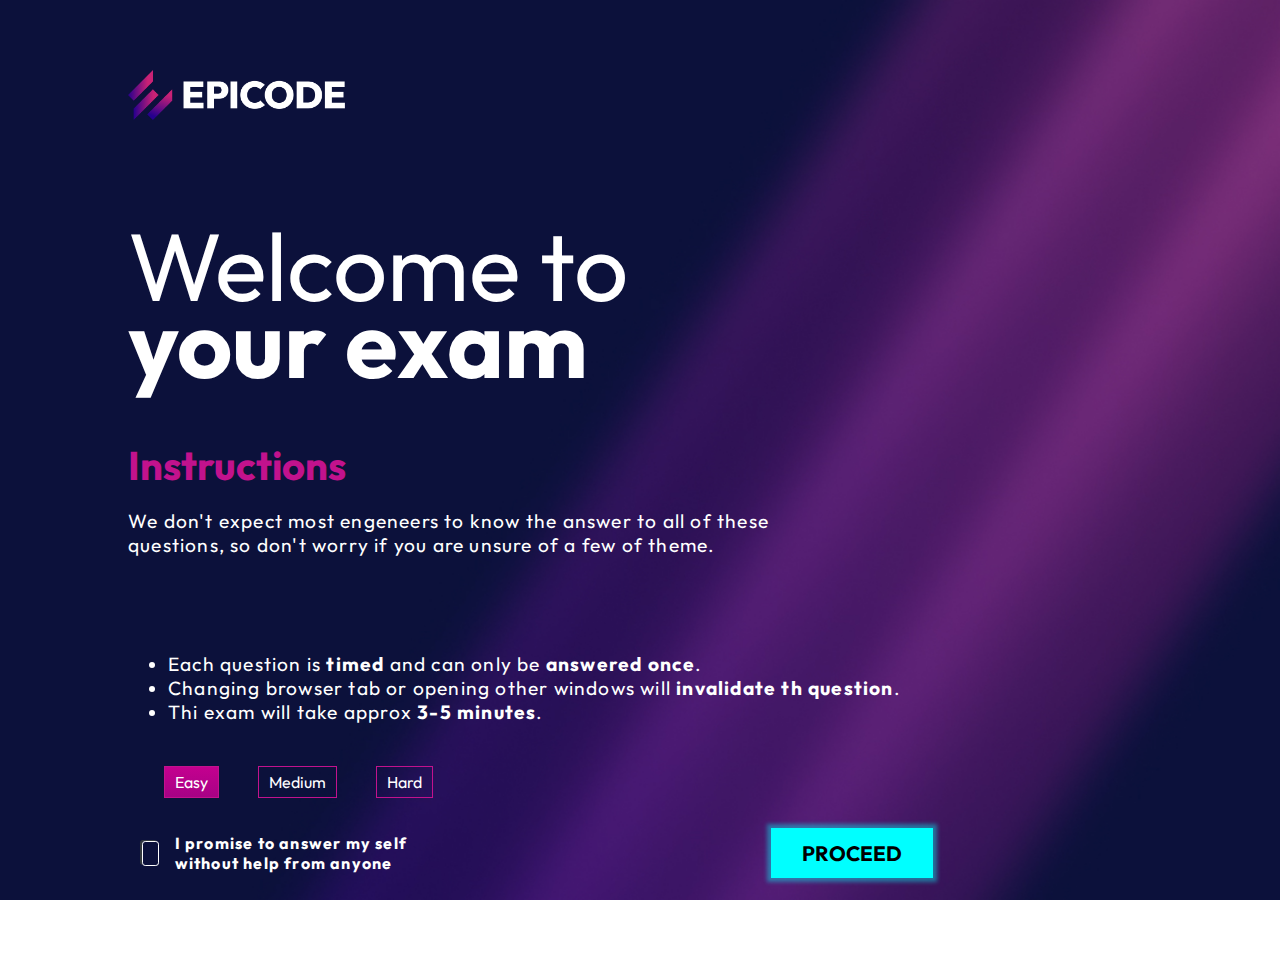
<file: index.html>
<!DOCTYPE html>
<html lang="en">

<head>

    <meta charset="UTF-8"/>
    <link rel="stylesheet" href="assets/css/main.css"></link>
    <link rel="icon" type="image/x-icon" href="assets/img/favicon.png">

</head>

<body>

    <br><br>

    <header>
        <a href="index.html"><img src="assets/img/epicode_logo.png"/></a> 
    </header>

    <main >
        
        <div id="main" class="container">

            <br><br>
            <h1>Welcome to</br><span id="spanTitle">your exam</span></h1>

            <h3>Instructions</h3>

            <p>We don't expect most engeneers to know the answer to all of these</br>questions, so don't worry if you are unsure of a few of theme.</p>

            <br>
            <br>
            <br>

            <ul>
                    <li>Each question is <span>timed</span> and can only be <span>answered once</span>.</li>
                    <li>Changing browser tab or opening other windows will <span>invalidate th question</span></span>.</li>
                    <li>Thi exam will take approx <span>3-5 minutes</span>.</li>
            </ul>

            <br>
            

            <div id="pericoloso">
                <input id="radio1" type="radio" class="difficulty" value="easy" checked="checked"></input>
                <label for="radio1" class="dLabel">Easy</label>
                <input id="radio2" type="radio" class="difficulty" value="medium" ></input>
                <label for="radio2" class="dLabel">Medium</label>
                <input id="radio3" type="radio" class="difficulty" value="hard" ></input>
                <label for="radio3" class="dLabel">Hard</label>
            </div>
            <br>
            <form>
                <fieldset id="spa">
                    <input type="checkbox" id="cb" checked="false"></input>
                    <label id="label" for="cb">I promise to answer my self without help from anyone</label>
                </br>
                    <input id="btn" type="button" value="PROCEED"></input>
                </fieldset>
            </form>
        </div>
    </main>

    <script type="text/javascript" src="assets/js/index.js"></script>
</body>

</html>
</file>
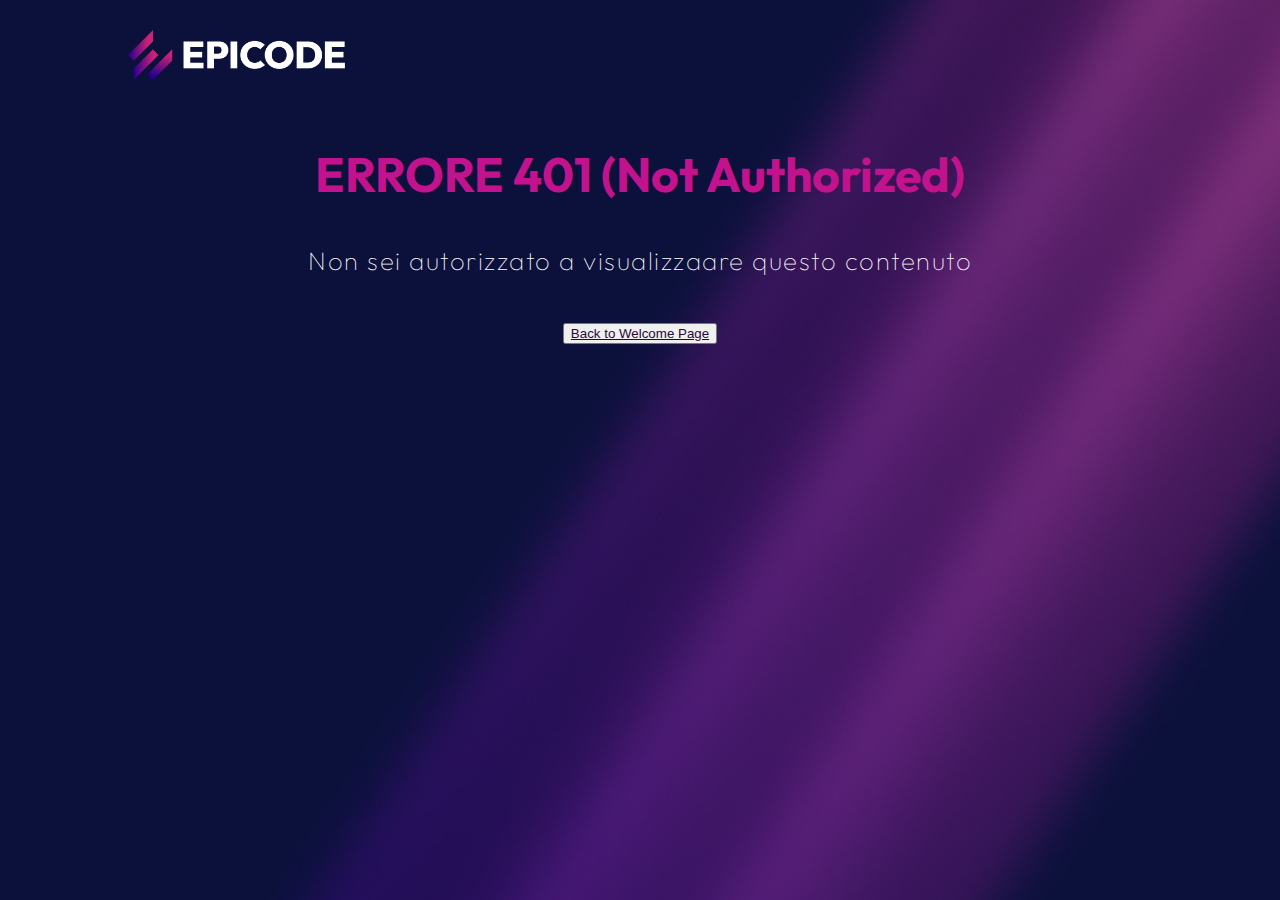
<file: errore.html>
<!DOCTYPE html>
<html lang="en">
<head>
    <meta charset="UTF-8">
    <meta http-equiv="X-UA-Compatible" content="IE=edge">
    <meta name="viewport" content="width=device-width, initial-scale=1.0">
    <title>ERRORE</title>
    <link rel="icon" type="image/x-icon" href="assets/img/favicon.png">
    <link rel="stylesheet" href="assets/css/main.css">

</head>
<body>
    <header>
        <a href="index.html"><img src="assets/img/epicode_logo.png"/></a> 
    </header>
    <br>
    <div id="back">
        <h2>ERRORE 401 (Not Authorized)</h2>

        <h4>Non sei autorizzato a visualizzaare questo contenuto</h4>

        <br>

        <button type="button" id="errore">
            <a href="index.html">Back to Welcome Page</a>
        </button> 
    </div>

</body>
</html>
</file>
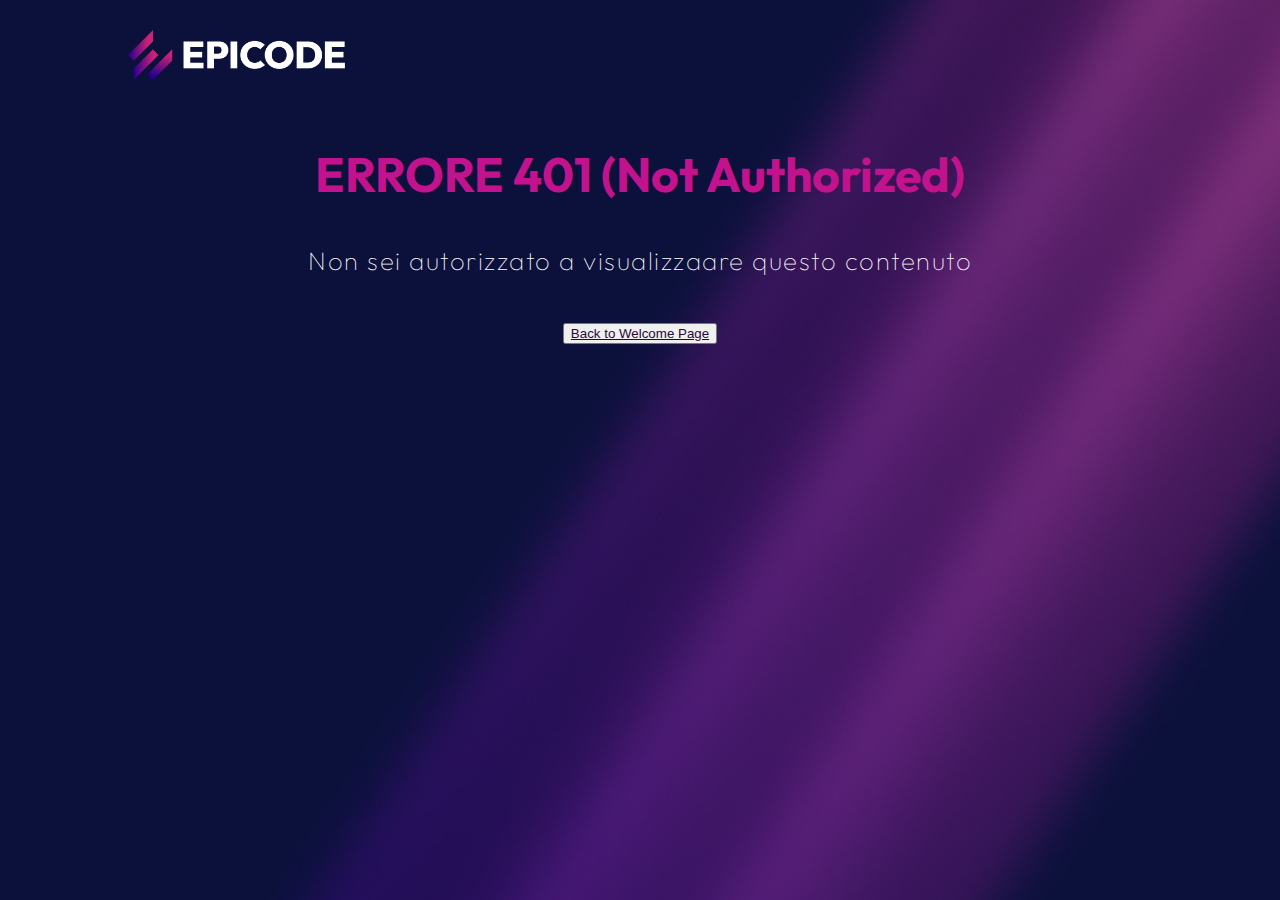
<file: feedback.html>
<!DOCTYPE html>
<html lang="it">

<head>
    <meta charset="UTF-8">
    <meta http-equiv="X-UA-Compatible" content="IE=edge">
    <meta name="viewport" content="width=device-width, initial-scale=1.0">
    <link rel="icon" type="image/x-icon" href="assets/img/favicon.png">
    <link rel="stylesheet" href="assets/css/main.css">
    <title>Feedback</title>
</head>

<body>

    <body>
        <header>
            <a href="index.html"><img src="assets/img/epicode_logo.png"/></a> 
        </header>

        <br><br>


        <div class="resFeedContainer">

            <h2 id="titoloRes">Tell us how it's going</h2>
            <p id="summaryText">From 0 to 10, how likely are you to recommend EPICODE to a friend or a colleague?</p>

            <br><br><br>

            <div id="stelline">
                <svg width="47" height="46" viewBox="0 0 47 46" fill="none" xmlns="http://www.w3.org/2000/svg">
                    <path
                        d="M22.2044 1.55551C22.6143 0.569963 24.0104 0.569964 24.4203 1.55552L29.9874 14.9402C30.1602 15.3557 30.5509 15.6396 30.9994 15.6756L45.4494 16.834C46.5134 16.9193 46.9448 18.2471 46.1341 18.9415L35.1248 28.3722C34.7831 28.6649 34.6338 29.1242 34.7382 29.5619L38.1018 43.6626C38.3494 44.7009 37.2199 45.5215 36.309 44.9651L23.9379 37.4089C23.5538 37.1743 23.0709 37.1743 22.6868 37.4089L10.3157 44.9651C9.40478 45.5215 8.27528 44.7009 8.52295 43.6626L11.8865 29.5619C11.9909 29.1242 11.8416 28.6649 11.4999 28.3722L0.490575 18.9415C-0.320069 18.2471 0.111362 16.9193 1.17535 16.834L15.6253 15.6756C16.0738 15.6396 16.4645 15.3557 16.6374 14.9402L22.2044 1.55551Z"
                        fill="#0b113b" />
                </svg>
                <svg width="47" height="46" viewBox="0 0 47 46" fill="none" xmlns="http://www.w3.org/2000/svg">
                    <path
                        d="M22.2044 1.55551C22.6143 0.569963 24.0104 0.569964 24.4203 1.55552L29.9874 14.9402C30.1602 15.3557 30.5509 15.6396 30.9994 15.6756L45.4494 16.834C46.5134 16.9193 46.9448 18.2471 46.1341 18.9415L35.1248 28.3722C34.7831 28.6649 34.6338 29.1242 34.7382 29.5619L38.1018 43.6626C38.3494 44.7009 37.2199 45.5215 36.309 44.9651L23.9379 37.4089C23.5538 37.1743 23.0709 37.1743 22.6868 37.4089L10.3157 44.9651C9.40478 45.5215 8.27528 44.7009 8.52295 43.6626L11.8865 29.5619C11.9909 29.1242 11.8416 28.6649 11.4999 28.3722L0.490575 18.9415C-0.320069 18.2471 0.111362 16.9193 1.17535 16.834L15.6253 15.6756C16.0738 15.6396 16.4645 15.3557 16.6374 14.9402L22.2044 1.55551Z"
                        fill="#0b113b" />
                </svg>
                <svg width="47" height="46" viewBox="0 0 47 46" fill="none" xmlns="http://www.w3.org/2000/svg">
                    <path
                        d="M22.2044 1.55551C22.6143 0.569963 24.0104 0.569964 24.4203 1.55552L29.9874 14.9402C30.1602 15.3557 30.5509 15.6396 30.9994 15.6756L45.4494 16.834C46.5134 16.9193 46.9448 18.2471 46.1341 18.9415L35.1248 28.3722C34.7831 28.6649 34.6338 29.1242 34.7382 29.5619L38.1018 43.6626C38.3494 44.7009 37.2199 45.5215 36.309 44.9651L23.9379 37.4089C23.5538 37.1743 23.0709 37.1743 22.6868 37.4089L10.3157 44.9651C9.40478 45.5215 8.27528 44.7009 8.52295 43.6626L11.8865 29.5619C11.9909 29.1242 11.8416 28.6649 11.4999 28.3722L0.490575 18.9415C-0.320069 18.2471 0.111362 16.9193 1.17535 16.834L15.6253 15.6756C16.0738 15.6396 16.4645 15.3557 16.6374 14.9402L22.2044 1.55551Z"
                        fill="#0b113b" />
                </svg>
                <svg width="47" height="46" viewBox="0 0 47 46" fill="none" xmlns="http://www.w3.org/2000/svg">
                    <path
                        d="M22.2044 1.55551C22.6143 0.569963 24.0104 0.569964 24.4203 1.55552L29.9874 14.9402C30.1602 15.3557 30.5509 15.6396 30.9994 15.6756L45.4494 16.834C46.5134 16.9193 46.9448 18.2471 46.1341 18.9415L35.1248 28.3722C34.7831 28.6649 34.6338 29.1242 34.7382 29.5619L38.1018 43.6626C38.3494 44.7009 37.2199 45.5215 36.309 44.9651L23.9379 37.4089C23.5538 37.1743 23.0709 37.1743 22.6868 37.4089L10.3157 44.9651C9.40478 45.5215 8.27528 44.7009 8.52295 43.6626L11.8865 29.5619C11.9909 29.1242 11.8416 28.6649 11.4999 28.3722L0.490575 18.9415C-0.320069 18.2471 0.111362 16.9193 1.17535 16.834L15.6253 15.6756C16.0738 15.6396 16.4645 15.3557 16.6374 14.9402L22.2044 1.55551Z"
                        fill="#0b113b" />
                </svg>
                <svg width="47" height="46" viewBox="0 0 47 46" fill="none" xmlns="http://www.w3.org/2000/svg">
                    <path
                        d="M22.2044 1.55551C22.6143 0.569963 24.0104 0.569964 24.4203 1.55552L29.9874 14.9402C30.1602 15.3557 30.5509 15.6396 30.9994 15.6756L45.4494 16.834C46.5134 16.9193 46.9448 18.2471 46.1341 18.9415L35.1248 28.3722C34.7831 28.6649 34.6338 29.1242 34.7382 29.5619L38.1018 43.6626C38.3494 44.7009 37.2199 45.5215 36.309 44.9651L23.9379 37.4089C23.5538 37.1743 23.0709 37.1743 22.6868 37.4089L10.3157 44.9651C9.40478 45.5215 8.27528 44.7009 8.52295 43.6626L11.8865 29.5619C11.9909 29.1242 11.8416 28.6649 11.4999 28.3722L0.490575 18.9415C-0.320069 18.2471 0.111362 16.9193 1.17535 16.834L15.6253 15.6756C16.0738 15.6396 16.4645 15.3557 16.6374 14.9402L22.2044 1.55551Z"
                        fill="#0b113b" />
                </svg>
                <svg width="47" height="46" viewBox="0 0 47 46" fill="none" xmlns="http://www.w3.org/2000/svg">
                    <path
                        d="M22.2044 1.55551C22.6143 0.569963 24.0104 0.569964 24.4203 1.55552L29.9874 14.9402C30.1602 15.3557 30.5509 15.6396 30.9994 15.6756L45.4494 16.834C46.5134 16.9193 46.9448 18.2471 46.1341 18.9415L35.1248 28.3722C34.7831 28.6649 34.6338 29.1242 34.7382 29.5619L38.1018 43.6626C38.3494 44.7009 37.2199 45.5215 36.309 44.9651L23.9379 37.4089C23.5538 37.1743 23.0709 37.1743 22.6868 37.4089L10.3157 44.9651C9.40478 45.5215 8.27528 44.7009 8.52295 43.6626L11.8865 29.5619C11.9909 29.1242 11.8416 28.6649 11.4999 28.3722L0.490575 18.9415C-0.320069 18.2471 0.111362 16.9193 1.17535 16.834L15.6253 15.6756C16.0738 15.6396 16.4645 15.3557 16.6374 14.9402L22.2044 1.55551Z"
                        fill="#0b113b" />
                </svg>
                <svg width="47" height="46" viewBox="0 0 47 46" fill="none" xmlns="http://www.w3.org/2000/svg">
                    <path
                        d="M22.2044 1.55551C22.6143 0.569963 24.0104 0.569964 24.4203 1.55552L29.9874 14.9402C30.1602 15.3557 30.5509 15.6396 30.9994 15.6756L45.4494 16.834C46.5134 16.9193 46.9448 18.2471 46.1341 18.9415L35.1248 28.3722C34.7831 28.6649 34.6338 29.1242 34.7382 29.5619L38.1018 43.6626C38.3494 44.7009 37.2199 45.5215 36.309 44.9651L23.9379 37.4089C23.5538 37.1743 23.0709 37.1743 22.6868 37.4089L10.3157 44.9651C9.40478 45.5215 8.27528 44.7009 8.52295 43.6626L11.8865 29.5619C11.9909 29.1242 11.8416 28.6649 11.4999 28.3722L0.490575 18.9415C-0.320069 18.2471 0.111362 16.9193 1.17535 16.834L15.6253 15.6756C16.0738 15.6396 16.4645 15.3557 16.6374 14.9402L22.2044 1.55551Z"
                        fill="#0b113b" />
                </svg>
                <svg width="47" height="46" viewBox="0 0 47 46" fill="none" xmlns="http://www.w3.org/2000/svg">
                    <path
                        d="M22.2044 1.55551C22.6143 0.569963 24.0104 0.569964 24.4203 1.55552L29.9874 14.9402C30.1602 15.3557 30.5509 15.6396 30.9994 15.6756L45.4494 16.834C46.5134 16.9193 46.9448 18.2471 46.1341 18.9415L35.1248 28.3722C34.7831 28.6649 34.6338 29.1242 34.7382 29.5619L38.1018 43.6626C38.3494 44.7009 37.2199 45.5215 36.309 44.9651L23.9379 37.4089C23.5538 37.1743 23.0709 37.1743 22.6868 37.4089L10.3157 44.9651C9.40478 45.5215 8.27528 44.7009 8.52295 43.6626L11.8865 29.5619C11.9909 29.1242 11.8416 28.6649 11.4999 28.3722L0.490575 18.9415C-0.320069 18.2471 0.111362 16.9193 1.17535 16.834L15.6253 15.6756C16.0738 15.6396 16.4645 15.3557 16.6374 14.9402L22.2044 1.55551Z"
                        fill="#0b113b" />
                </svg>
                <svg width="47" height="46" viewBox="0 0 47 46" fill="none" xmlns="http://www.w3.org/2000/svg">
                    <path
                        d="M22.2044 1.55551C22.6143 0.569963 24.0104 0.569964 24.4203 1.55552L29.9874 14.9402C30.1602 15.3557 30.5509 15.6396 30.9994 15.6756L45.4494 16.834C46.5134 16.9193 46.9448 18.2471 46.1341 18.9415L35.1248 28.3722C34.7831 28.6649 34.6338 29.1242 34.7382 29.5619L38.1018 43.6626C38.3494 44.7009 37.2199 45.5215 36.309 44.9651L23.9379 37.4089C23.5538 37.1743 23.0709 37.1743 22.6868 37.4089L10.3157 44.9651C9.40478 45.5215 8.27528 44.7009 8.52295 43.6626L11.8865 29.5619C11.9909 29.1242 11.8416 28.6649 11.4999 28.3722L0.490575 18.9415C-0.320069 18.2471 0.111362 16.9193 1.17535 16.834L15.6253 15.6756C16.0738 15.6396 16.4645 15.3557 16.6374 14.9402L22.2044 1.55551Z"
                        fill="#0b113b" />
                </svg>
                <svg width="47" height="46" viewBox="0 0 47 46" fill="none" xmlns="http://www.w3.org/2000/svg">
                    <path
                        d="M22.2044 1.55551C22.6143 0.569963 24.0104 0.569964 24.4203 1.55552L29.9874 14.9402C30.1602 15.3557 30.5509 15.6396 30.9994 15.6756L45.4494 16.834C46.5134 16.9193 46.9448 18.2471 46.1341 18.9415L35.1248 28.3722C34.7831 28.6649 34.6338 29.1242 34.7382 29.5619L38.1018 43.6626C38.3494 44.7009 37.2199 45.5215 36.309 44.9651L23.9379 37.4089C23.5538 37.1743 23.0709 37.1743 22.6868 37.4089L10.3157 44.9651C9.40478 45.5215 8.27528 44.7009 8.52295 43.6626L11.8865 29.5619C11.9909 29.1242 11.8416 28.6649 11.4999 28.3722L0.490575 18.9415C-0.320069 18.2471 0.111362 16.9193 1.17535 16.834L15.6253 15.6756C16.0738 15.6396 16.4645 15.3557 16.6374 14.9402L22.2044 1.55551Z"
                        fill="#0b113b" />
                </svg>
            </div>

            <br>

            <p id="summaryText">Leave us an open feedback about your experience so far </p>

            <br><br>

            <input type="text" id="feedPlaceHolder" placeholder="Write your comment here">

            <br><br>

            <a href="https://epicode.com/it/" id="rUS" target="_blank">
                <button type="button" id="moreInfo">MORE INFO</button>
            </a>

        </div>

        <script src="assets/js/feedback.js"></script>
    </body>

</html>
</file>
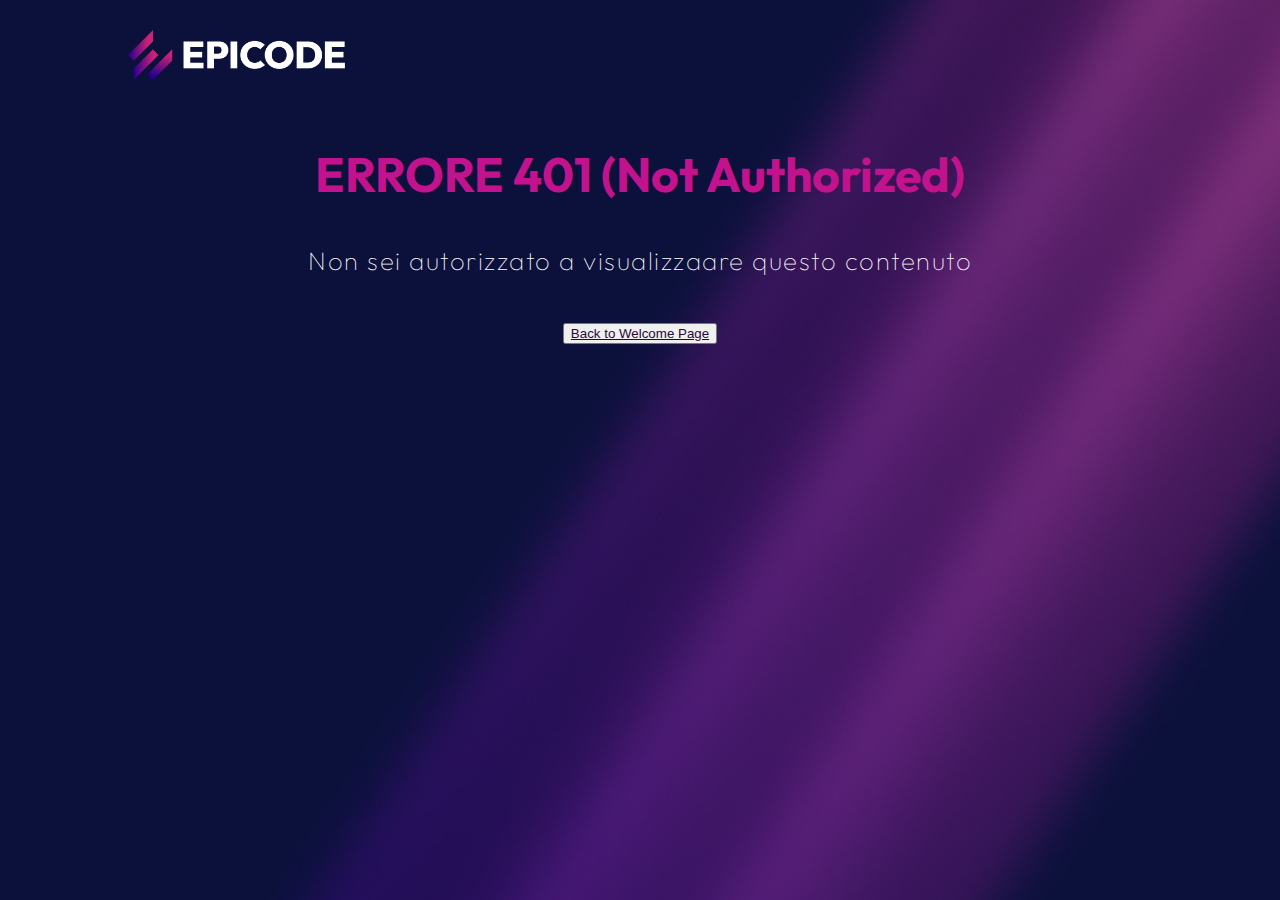
<file: quiz.html>
<!DOCTYPE html>
<html lang="it">

<head>
    <meta charset="UTF-8" />
    <link rel="icon" type="image/x-icon" href="assets/img/favicon.png">
    <link rel="stylesheet" href="assets/css/main.css" />
</head>

<body>
    <header>
        <img src="assets/img/epicode_logo.png" />

        <!--<div id="timer">
            <div id="pBar" role="progressbar" aria-valuenow="0" aria-valuemin="0" aria-valuemax="30" style="--value:30">
            </div>
        </div>-->

        <div id="timer_container">
            <svg xmlns="http://www.w3.org/2000/svg" viewBox="0 0 100 100" width="250">
                <defs>
                    <filter id="shadow">
                        <feDropShadow dx="4" dy="4" stdDeviation="4" flood-color="black" />
                    </filter>
                </defs>
                <circle r="40" stroke="rgba(255, 255, 255, 0.2)" stroke-width="10" fill="none"
                    transform="translate(50 50)" filter="url(#shadow)" />
                <circle id="progressCircle" r="40" stroke="#00ffff" stroke-width="10" fill="none" pathLength="100"
                    stroke-dasharray="0 100" transform="translate(50 50) rotate(-90)" stroke-linecap="round" />
                <text id="timerText1" dominant-baseline="middle" text-anchor="middle" x="50" y="30">SECONDS</text>
                <text id="timerText2" dominant-baseline="middle" text-anchor="middle" x="50" y="50"></text>
                <text id="timerText3" dominant-baseline="middle" text-anchor="middle" x="50" y="67">REMAINING</text>

            </svg>
        </div>

    </header>

    <main>
        <h2 id="question"></h2>
        <form id="options">
            <fieldset>

                <div class="formContainer center"></div>
                <div class="formContainer center">
                    <input id="btn1" type="button" value="PROCEED"></input>
                </div>
            </fieldset>
        </form>

        <div id="popup">
            <h3 class="center"></h3>
        </div>
    </main>

    <footer>

        <h4 id="counter" class="center"></h4>

    </footer>

    <script type="text/javascript" src="assets/js/quiz.js"></script>

</body>

</html>
</file>
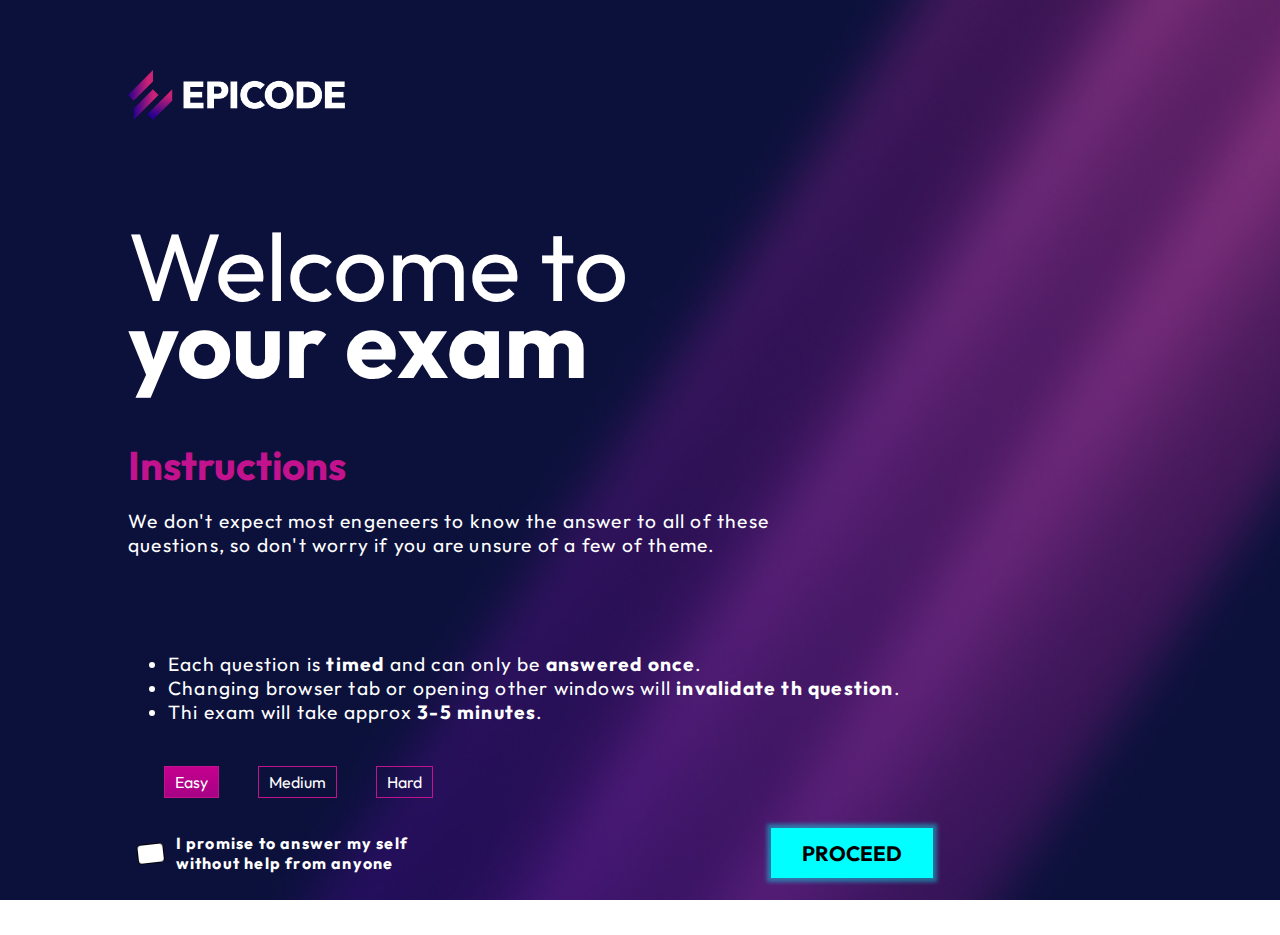
<file: rate.html>
<!DOCTYPE html>
<html lang="it">


<head>
    <meta charset="UTF-8"></meta>
    <link rel="stylesheet" href="assets/css/main.css"/>
    <script type="text/javascript" src="assets/js/rate.js"></script>
</head>

<body>

<header>
    <img src="assets/img/epicode_logo.png"/>
</header>

<main>

    <h1 id="rateTitle" class="center">Tell us how it's going</h1>

    <h4 class="center">From 0 to 10, how likely are you to raccomend EPICODE</br>to a friend or a colleague?</h4>
    <ul id="rateContainer" class="center">


    </ul>


    <h4 class="center">Leave us an open feedback about your experience so far.</h4>

    <form class="center">
        <fieldset>
            <input type="text" placeholder="write your comment here"/>
            </br>
            <input id="btn4" type="button" value="MORE INFO"/>
        </fieldset>
    </form>
</main>

<footer>

</footer>

</body>


</html>
</file>
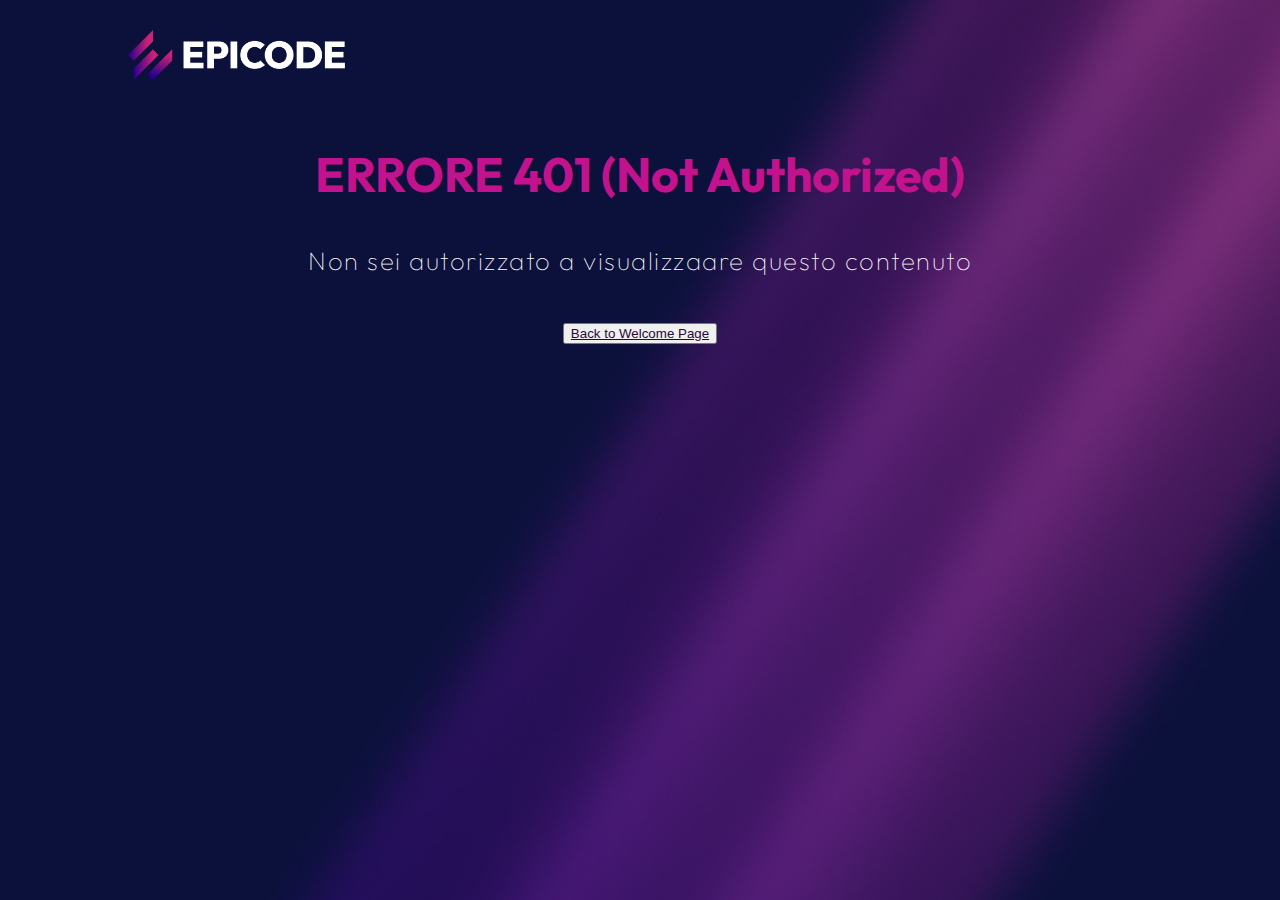
<file: result.html>
<!DOCTYPE html>
<html>

<head>
    <meta charset="UTF-8">
    </meta>
    <link rel="stylesheet" href="assets/css/main.css">
    </link>
    <link rel="icon" type="image/x-icon" href="assets/img/favicon.png">
    <script type="text/javascript" src="assets/js/result.js"></script>
</head>

<body>
    <header>
        <a href="index.html"><img src="assets/img/epicode_logo.png"/></a> 
    </header>
    <main>
        <h2 class="center"><span id="white">Result</span></h2>
        <p id="subtitle" class="center">The summary of your answers:</p>
        <div id="containerList" class="center">
            <div class="list">
                <div class="center">
                    <h2 id="correct"></h2>
                </div>
            </div>


            <div id="resultBar" role="resultbar" aria-valuenow="0" aria-valuemin="0" aria-valuemax="100"
                style="--value:0">

                <h5 id="score" class="centerVertical">Congratulations!</br> <span class="green">you passed the
                        exam</span>
                    </br><span class="small">We'll send the certificate </br>in few minutes.</br>Check your mail.</span>
                </h5>

            </div>

            <div class="list">
                <div class="center">
                    <h2 id="wrong"></h2>
                </div>
            </div>
        </div>


        <div class="center">
            <input id="buttonRate" type="button" value="RATE US"></input>
        </div>

    </main>
    <footer>

    </footer>
</body>

</html>
</file>
<file: assets/css/main.css>
@import url('https://fonts.googleapis.com/css2?family=Outfit&display=swap');
@import url('https://fonts.googleapis.com/css2?family=Inter&display=swap');
@import url('https://fonts.googleapis.com/css2?family=Outfit&display=swap');

:root {
    --glow-color: hsl(186 100% 69%);
}

body {
    margin: 0 auto;
    box-sizing: border-box;
    background: url(../img/bg.jpg);
    background-size: cover;
    background-repeat: no-repeat;
    background-attachment: fixed;
    background-position: bottom;
    width: 80%;
    font-family: 'Outfit', sans-serif;
    font-weight: 400;
}

/*======= STILE HEADER ========*/
header {
    padding-top: 30px;
    display: flex;
    justify-content: space-between;
}

img {
    display: inline-block;
    height: 50px;
}

/*==================================================================================================================================*/

/*=======                 STILE MAIN CONTAINER                    ========*/
.container {
    display: inline-block;
}

#main {
    width: 80%;
}

li, p {
    color: white;
    font-family: Outfit, sans-serif;
    font-size: 1.2rem;
    letter-spacing: 1.2px;
}

h1, h3, h2, h5 {
    color: white;
    font-family: Outfit, sans-serif;
}

h1 {
    font-weight: 400;
    font-size: 6em;
    line-height: 0.8;
    margin-bottom: 0.6em;
}


span {
    font-weight: bolder;
}

h3 {
    margin: 0;
    color: #c2128d;
    font-size: 2.5rem;
}

input {
    display: inline-block;
    accent-color: white;
    font-family: Outfit, sans-serif;
}

/*==================================================================================================================================*/

/*=======                  STILE PAGINA INIZIALE                 ========*/


#btn {
    background-color: #00ffff;
    height: 50px;
    width: 180px;
    color: black;
    margin-left: 300px;
    font-weight: bold;
    font-family: Outfit, sans-serif;
    font-size: 1.3rem;
    box-shadow: 0px 0px 4px 4px rgba(0, 255, 255, 0.4);
    border: none;
    cursor: pointer;
    padding: 0 1.5em;
}
#btn:hover{
    box-shadow: 0px 0px 7px 7px rgba(0, 255, 255, 0.4);
    color: #0c113b;
}
/*==================================================================================================================================*/

/*=======                  STILE PULSANTE PROCEED PAGINA QUIZ                 ========*/
#btn1 {
    background-color: #00ffff;
    height: 50px;
    width: 180px;
    color: black;
    font-weight: bold;
    font-family: Outfit, sans-serif;
    font-size: 1.3rem;
    box-shadow: 0px 0px 4px 4px rgba(0, 255, 255, 0.4);
    border: none;
    cursor: pointer;
}

#btn1:hover{
    box-shadow: 0px 0px 7px 7px rgba(0, 255, 255, 0.4);
}

#pericoloso label{
    margin: 0;
}

.difficulty {
    visibility: hidden;
}
/*==================================================================================================================================*/

/*=======                   STILE CHECKBOX PAGINA INZIALE                    ========*/
fieldset {
    border: none;
}

#spa {
    display: flex;
    justify-content: space-between;
    margin-bottom: 5rem;
}

#cb {
    display: none;
    box-sizing: border-box;
    accent-color: rgba(0, 0, 0, 0.0);
    border-color: white;
    border: 2px solid white;
    content: "";
    outline: none;
}

#cb:checked {
    opacity: 0;
    accent-color: white;
}

input[type="checkbox"]:checked+label:before {
    width: 1.3em;
    height: 1.3em;
    border-radius: 0.2em;
    border: 2px solid #fff;
    -webkit-transform: rotate(90deg);
    transform: rotate(90deg);
    background: white;
    box-shadow: 0 0 0 1px #000;
    cursor: pointer;
}

input[type="checkbox"]+label:before {
    content: "";
    display: inline-block;
    width: 1.4em;
    height: 1.4em;
    border: 1px solid white;
    border-radius: 0.2em;
    -webkit-transition: all 0.2s, background 0.2s ease-in-out;
    transition: all 0.2s, background 0.2s ease-in-out;
    background: rgba(255, 255, 255, 0.00);
    box-shadow: -2px -1px 0 #343a3f;
    background: transparent;
    cursor: pointer;
    margin-right: 1rem;
}

input[type="checkbox"]:not(:checked) {
    accent-color: rgba(0, 0, 0, 0);
    border: 2px solid white;
    opacity: 0;
}

#label {
    color: white;
    font-weight: bold;
    font-family: Outfit, sans-serif;
    letter-spacing: 1.2px;
    display: flex;
    align-items: center;
}

/*==================================================================================================================================*/

/*=======                   STILE PAGINA QUIZ                    ========*/
#timer {
    display: inline-block;
}

.radio {
    display: inline-block;
    border-radius: 14px;
    opacity: 0;
}

#question {
    color: white;
    text-align: center;
    font-family: Outfit, sans-serif;
    font-weight: 900;
    letter-spacing: 1.5;
    font-size: 3.0rem;
    font-weight: 100;
}

.title {
    color: white;
    text-align: center;
    font-family: Outfit, sans-serif;
    font-weight: 900;
    letter-spacing: 1.5;
}

.formContainer {
    display: block;
    width: 100%;
    padding-bottom: 20px;
}

.label {
    display: inline-block;
    width: 400px;
    height: 50px;
    color: white;
    text-align: center;
    font-family: Outfit, sans-serif;
    background-color: rgba(255, 255, 255, 0.2);
    letter-spacing: 1.2px;
    border-radius: 28px;
    padding-top: 18px;
    margin: 10px 10px;
    background:
        linear-gradient(#272952 0 0) padding-box,
        /*this is your grey background*/
        linear-gradient(to right, white, rgba(255, 255, 255, 0.3)) border-box;
    border: 5px solid transparent;
}

input[type="radio"]:checked+label {
    background:
        linear-gradient(to top, #a70285, #c4008f) padding-box,
        /*this is your grey background*/
        linear-gradient(to right, white, rgba(255, 255, 255, 0.3)) border-box;
}

#counter {
    color: white;
    text-align: center;
    font-family: Outfit, sans-serif;
    font-weight: bold;
    letter-spacing: 1.5;
    font-size: 1.4rem;
}

.center {
    display: block;
    margin: 0 auto;
    margin-left: auto;
    margin-right: auto;
    text-align: center;
    padding-top: 20px;
    padding-bottom: 20px;
}

/*============ STILE TIMER ============== -------------------------> MARCO
#timer {
    display: inline-block;
}

@keyframes growProgressBar {

    0%,
    33% {
        --pgPercentage: 0;
    }

    100% {
        --pgPercentage: var(--value);
    }
}

@property --pgPercentage {
    syntax: '<number>';
    inherits: false;
    initial-value: 30;
}

div[role="progressbar"] {
    --size: 12rem;
    --fg: #00ffff;
    --bg: rgba(255, 255, 255, 0.3);
    --pgPercentage: var(--value);
    animation: growProgressBar 3s 1 forwards;
    width: var(--size);
    height: var(--size);
    border-radius: 50%;
    display: grid;
    place-items: center;
    background:
        radial-gradient(closest-side, #8d007a 80%, transparent 0 99.9%, #8d007a 0),
        conic-gradient(var(--fg) calc(var(--pgPercentage) * 3.33%), var(--bg) 0);
    font-family: Helvetica, Arial, sans-serif;
    font-size: calc(var(--size) / 5);
    color: var(--fg);
    background-color: transparent;
}

div[role="progressbar"]::before {
    counter-reset: percentage var(--value);
    content: counter(percentage) '';
}*/

/*============ STILE TIMER ============== -------------------------> FLAVIO*/

#timerText2 {
    font-size: 28px;
}

#timerText1, #timerText2, #timerText3 {
    fill: rgb(255, 255, 255);
    font-family: "Outfit";
    text-shadow: 4px 4px 20px black;
}

#timerText1, #timerText3 {
    font-size: 6px;
}

/*==================================================================================================================================*/

/*=======                   STILE PAGINA DEI RISULTATI                    ========*/

#titoloRes {
    color: white;
    font-size: 4em;
    margin: 0;
    text-align: center;
    font-family: 'Outfit', sans-serif;
}

#summaryText {
    font-weight: 200;
    font-size: 2em;
    margin: 0;
    text-align: center;
    font-family: 'Outfit', sans-serif;
}

/*====== PULSANTE RATE US ======*/

#rateUs {
    appearance: none;
    background-color: transparent;
    border: 2px solid #ffffff;
    padding: 0.8em 3em 0.8em 3em;
    font-weight: 900;
    font-size: 18px;
    color: rgb(255, 255, 255);
    margin: 0 auto;
    display: flex;
    justify-content: center;
}

#rateUs:hover {
    background-color: #00ffff;
    color: rgb(2, 3, 83);
    border: 2px solid #00ffff;
    font-weight: 900;
    font-size: 18px;
    margin: 0 auto;
    display: flex;
    justify-content: center;
}

#rUS {
    text-decoration: none;
}


#cakeResults {
    text-align: center;
    margin: 0 auto;
    width: 35%;
    max-width: 100%;
}

canvas {
    margin-bottom: 3rem;
}

#textBtn {
    box-sizing: border-box;
    height: 99vh;
}

#cake {
    display: block;
    box-sizing: border-box;
    text-align: center;
}

button {
    cursor: pointer;
}

button:hover {
    box-shadow: 0px 0px 7px 7px rgba(0, 255, 255, 0.4);
    color: #0c113b;
}


/*====== CORRECT-WRONG ======*/

#corrette {
    color: white;
    font-family: 'Outfit', sans-serif;
    font-size: 2em;
    float: left;
    margin-top: 15rem;
}

#sbagliate {
    color: rgba(255, 255, 255, 0.5);
    ;
    font-family: 'Outfit', sans-serif;
    font-size: 2em;
    float: right;
    margin-top: 15rem;
    font-weight: bold;
}


/*=======                   STILE PAGINA FEEDBACK                    ========*/
#moreInfo {
    background-color: #00ffff;
    color: rgb(2, 3, 83);
    border: 2px solid #00ffff;
    padding: 0.8em 3em 0.8em 3em;
    font-weight: 900;
    font-size: 18px;
    margin: 0 auto;
    display: flex;
    justify-content: center;
    box-shadow: 0px 0px 4px 4px rgba(0, 255, 255, 0.4);
}

#moreInfo:hover{
    box-shadow: 0px 0px 7px 7px rgba(0, 255, 255, 0.4);
}

#feedPlaceHolder {
    padding: 0px 30px 5px;
    width: 50%;
    margin: 0 auto;
    font-size: 25px;
    background-color: transparent;
    border: transparent;
    border-bottom: 2px solid #c2128d;
    display: flex;
    justify-content: center;
    color: white;
}

#stelline {
    /*per mettere le stelline centrali*/
    text-align: center;
}

.star-transition {
    transition: fill 0.4s ease-in-out;
    /*smooth in fase di selezione delle stelline*/
}

path {
    /*shadow per le stelline*/
    filter: drop-shadow(0px 0px 5px #00ffff33);
}

/*=======                   PAGINA DI ERRORE                    ========*/
#back {
    margin: 0 auto;
    text-align: center;
}

#back a {
    color: rgb(39, 9, 56);
}

#back h2 {
    font-family: Outfit, sans-serif;
    color: #c2128d;
    font-size: 3em;
}

#back h4 {
    margin: 0;
    margin-bottom: 1em;
}

/* Pulsante per tornare alla pagina iniziale Welcome Page */

.glowing_btn {
    position: relative;
    color: var(--glow-color);
    cursor: pointer;
    padding: 0.35em 1em;
    border: 0.15em solid var(--glow-color);
    border-radius: 0.45em;
    background: none;
    perspective: 2em;
    /* Questa opzione imposta il "riflesso" della luce in basso */
    font-family: "Raleway", sans-serif;
    font-size: 2em;
    font-weight: 900;
    -webkit-box-shadow: inset 0px 0px 0.5em 0px var(--glow-color),
        0px 0px 0.5em 0px var(--glow-color);
    -moz-box-shadow: inset 0px 0px 0.5em 0px var(--glow-color),
        0px 0px 0.5em 0px var(--glow-color);
    box-shadow: inset 0px 0px 0.5em 0px var(--glow-color),
        0px 0px 0.5em 0px var(--glow-color);
    animation: border-flicker 2s linear infinite;
}

.glowing_txt {
    /* Animazione del testo */
    float: left;
    -webkit-text-shadow: 0 0 0.125em hsl(0 0% 100% / 0.3),
        0 0 0.45em var(--glow-color);
    -moz-text-shadow: 0 0 0.125em hsl(0 0% 100% / 0.3),
        0 0 0.45em var(--glow-color);
    text-shadow: 0 0 0.125em hsl(0 0% 100% / 0.3), 0 0 0.45em var(--glow-color);
    animation: text-flicker 3s linear infinite;
}

.faulty_letter {
    opacity: 0.5;
    animation: faulty-flicker 2s linear infinite;
    /* Questo parametro aggiunge animazioni più indipendenti tra le varie aree del testo */
}

.glowing_btn::before {
    /* Questo selettore fa le varie impostazioni quando ci si va sopra con il mouse */
    content: "";
    position: absolute;
    top: 0;
    bottom: 0;
    left: 0;
    right: 0;
    opacity: 0.7;
    filter: blur(1em);
    transform: translateY(120%) rotateX(95deg) scale(1, 0.35);
    background: var(--glow-color);
    pointer-events: none;
}

.glowing_btn::after {
    /* Questo selettore ferma le animazioni quando ci si va su con il mouse */
    content: "";
    position: absolute;
    top: 0;
    left: 0;
    right: 0;
    bottom: 0;
    opacity: 0;
    z-index: -1;
    background-color: var(--glow-color);
    box-shadow: 0 0 2em 0.2em var(--glow-color);
    transition: opacity 100ms linear;
}

.glowing_btn:hover {
    color: rgba(0, 0, 0, 0.8);
    text-shadow: none;
    animation: none;
}

.glowing_btn:hover .glowing_txt {
    /* Questo selettore blocca animazione della parte testo quando ci si va su con il mouse */
    animation: none;
}

.glowing_btn:hover .faulty_letter {
    /* Questo selettore blocca animazione della parte testo quando ci si va su con il mouse */
    animation: none;
    text-shadow: none;
    opacity: 1;
}

.glowing_btn:hover:before {
    /* Questo selettore espande il "riflesso" in basso quando ci si va su con il mouse */
    filter: blur(1.5em);
    opacity: 1;
}

.glowing_btn:hover:after {
    /* Questo selettore fa apparire il colore di background */
    opacity: 1;
}

@keyframes faulty-flicker {

    /* Questo keyframe rende le animazioni indipendenti uno dal'altra */
    0% {
        opacity: 0.1;
    }

    2% {
        opacity: 0.1;
    }

    4% {
        opacity: 0.5;
    }

    19% {
        opacity: 0.5;
    }

    21% {
        opacity: 0.1;
    }

    23% {
        opacity: 1;
    }

    80% {
        opacity: 0.5;
    }

    83% {
        opacity: 0.4;
    }

    87% {
        opacity: 1;
    }
}

@keyframes text-flicker {
    0% {
        opacity: 0.1;
    }

    2% {
        opacity: 1;
    }

    8% {
        opacity: 0.1;
    }

    9% {
        opacity: 1;
    }

    12% {
        opacity: 0.1;
    }

    20% {
        opacity: 1;
    }

    25% {
        opacity: 0.3;
    }

    30% {
        opacity: 1;
    }

    70% {
        opacity: 0.7;
    }

    72% {
        opacity: 0.2;
    }

    77% {
        opacity: 0.9;
    }

    100% {
        opacity: 0.9;
    }
}

@keyframes border-flicker {
    0% {
        opacity: 0.1;
    }

    2% {
        opacity: 1;
    }

    4% {
        opacity: 0.1;
    }

    8% {
        opacity: 1;
    }

    70% {
        opacity: 0.7;
    }

    100% {
        opacity: 1;
    }
}

/* pagina risultato */

@keyframes growProgressBar {

    0%,
    33% {
        --pgPercentage: 0;
    }

    100% {
        --pgPercentage: var(--value);
    }
}

@property --pgPercentage {
    syntax: '<number>';
    inherits: false;
    initial-value: 0;
}

div[role="resultbar"] {
    --size: 22rem;
    --fg: #c2128d;
    --bg: #00ffff;
    --pgPercentage: var(--value);
    animation: growProgressBar 3s 1 forwards;
    width: var(--size);
    height: var(--size);
    border-radius: 50%;
    display: grid;
    place-items: center;
    background:
        radial-gradient(closest-side, #0c113b 80%, transparent 0 99.9%, #0c113b 0),
        conic-gradient(var(--fg) calc(var(--pgPercentage) * 1%), var(--bg) 0);
    font-family: Helvetica, Arial, sans-serif;
    font-size: calc(var(--size) / 5);
    color: var(--fg);
}

div[role="resultbar"]::before {
    counter-reset: percentage var(--value);
    content: counter(percentage) '';
    margin: 0;
    position: relative;
    top: 40%;
    -ms-transform: translateY(-50%);
    transform: translateY(-50%);
    display: none;
}

.centerVertical {
    position: relative;
    top: 40%;
    -ms-transform: translateY(-50%);
    transform: translateY(-50%);
    margin: 0 auto;
    width: 300px;
}

h5 {
    font-size: 1.3rem;
    text-align: center;
}

.small {
    font-size: 0.8rem;
    font-weight: 100;
}

#correct {
    display: inline-block;
    color: white;
    text-align: left;
    font-family: Outfit, sans-serif;
    font-weight: 200;
    letter-spacing: 1.5;
    font-size: 2.8rem;
}

#wrong {
    display: inline-block;
    color: rgba(255, 255, 255, 0.5);
    text-align: right;
    font-family: Outfit, sans-serif;
    font-weight: 200;
    letter-spacing: 1.5;
    font-size: 2.8rem;
}

#resultBar {
    display: inline-block;
    height: 350px;
    width: 350px;
    vertical-align: middle;
}

.rq {
    font-weight: 100;
    letter-spacing: 1.5;
    font-size: 1.1rem;
}

.vertical {
    margin: 0;
    position: absolute;
    top: 50%;
    -ms-transform: translateY(-50%);
    transform: translateY(-50%);
}

.list {
    vertical-align: middle;
    display: inline-block;
    width: 25%;
}

.central {
    width: 35%;
}

#containerList {
    display: block;
    width: 100%;
}
/* Pulsante Rate Us */
#buttonRate {
    height: 60px;
    border: 2px solid white;
    background-color: transparent;
    box-shadow: 0px 0px 4px 4px rgba(0, 255, 255, 0.4);
    color: #0c113b;
    color: white;
    padding: 15px 60px;
    font-family: Outfit, sans-serif;
    font-size: 1.3rem;
    font-weight: bold;
    letter-spacing: 1.5px;
}

#buttonRate:hover{
    background-color: #00ffff;
    color: black;
    box-shadow: 0px 0px 7px 7px rgba(0, 255, 255, 0.4);
    border: solid #00ffff;
}

#subtitle {
    font-family: Outfit, sans-serif;
    letter-spacing: 1.5px;
    font-size: 2em;
}

.bolder {
    font-weight: 800;
}

#white {
    color: white;
    font-size: 3em;
}

/* pagina rate */

h4 {
    color: white;
    font-size: 1.6rem;
    font-weight: 100;
    font-family: Outfit, sans-serif;
    letter-spacing: 1.5px;
}

#rateTitle {
    font-weight: 800;
    margin-top: 20px;
}

.off {
    content: url('../img/star2.svg');
}

.on {
    content: url('../img/star.svg');
}

.star {
    margin: 0 auto;
}

#rateContainer>li {
    display: inline-block;
    margin: 5px 10px;
}

input[type="text"] {
    width: 800px;
    color: white;
    font-size: 1.2rem;
    font-weight: 100;
    font-family: Outfit, sans-serif;
    letter-spacing: 1.5px;
    border: 0;
    outline: 0;
    background: transparent;
    border-bottom: 2px solid #a70285;
}

input[type="text"]::placeholder {
    /* Chrome, Firefox, Opera, Safari 10.1+ */
    color: #564d57;
    opacity: 1;
}

#btn4 {
    background-color: #00ffff;
    height: 50px;
    width: 180px;
    color: black;
    font-weight: bold;
    font-family: Outfit, sans-serif;
    font-size: 1.3rem;
    box-shadow: 0px 0px 7px 7px rgba(0, 255, 255, 0.4);
    border: none;
    margin-top: 45px;
}

/*extra*/

.dLabel {
    color: white;
    background-color: transparent;
    border: 1px solid #c2128d;
    padding: 5px 10px;
    margin-top: 15px;
}

.difficulty {
    margin: 15px 10px;
}

#popup {
    Width: 300px;
    padding: 10px 20px;
    Background: gray;
    Box-sizing: border-box;
    /* for inside padding */
    Padding: 10px;
    background:
    linear-gradient(#0c113b 0 0) padding-box,
    /*this is your grey background*/
    linear-gradient(to top, #c4008f, #0c113b) border-box;
border: 5px solid transparent;
    /* for center */
    Position: absolute;
    top: 10%;
    left: 50%;
    Transform: translate(-50%, -50%);
    /* for hider */
    display: none;
}

#popup>h3 {
    color: white;
    font-size: 1.5rem;
}

/*=======                   SELETTORI GENERALI                    ========*/
#spanTitle {
    font-weight: 700;
}

.purple {
    color: #c2128d;
}

.green {
    color: #00ffff;
}

form > #spa input[type="radio"]{
    opacity: 0;
}
</file>
